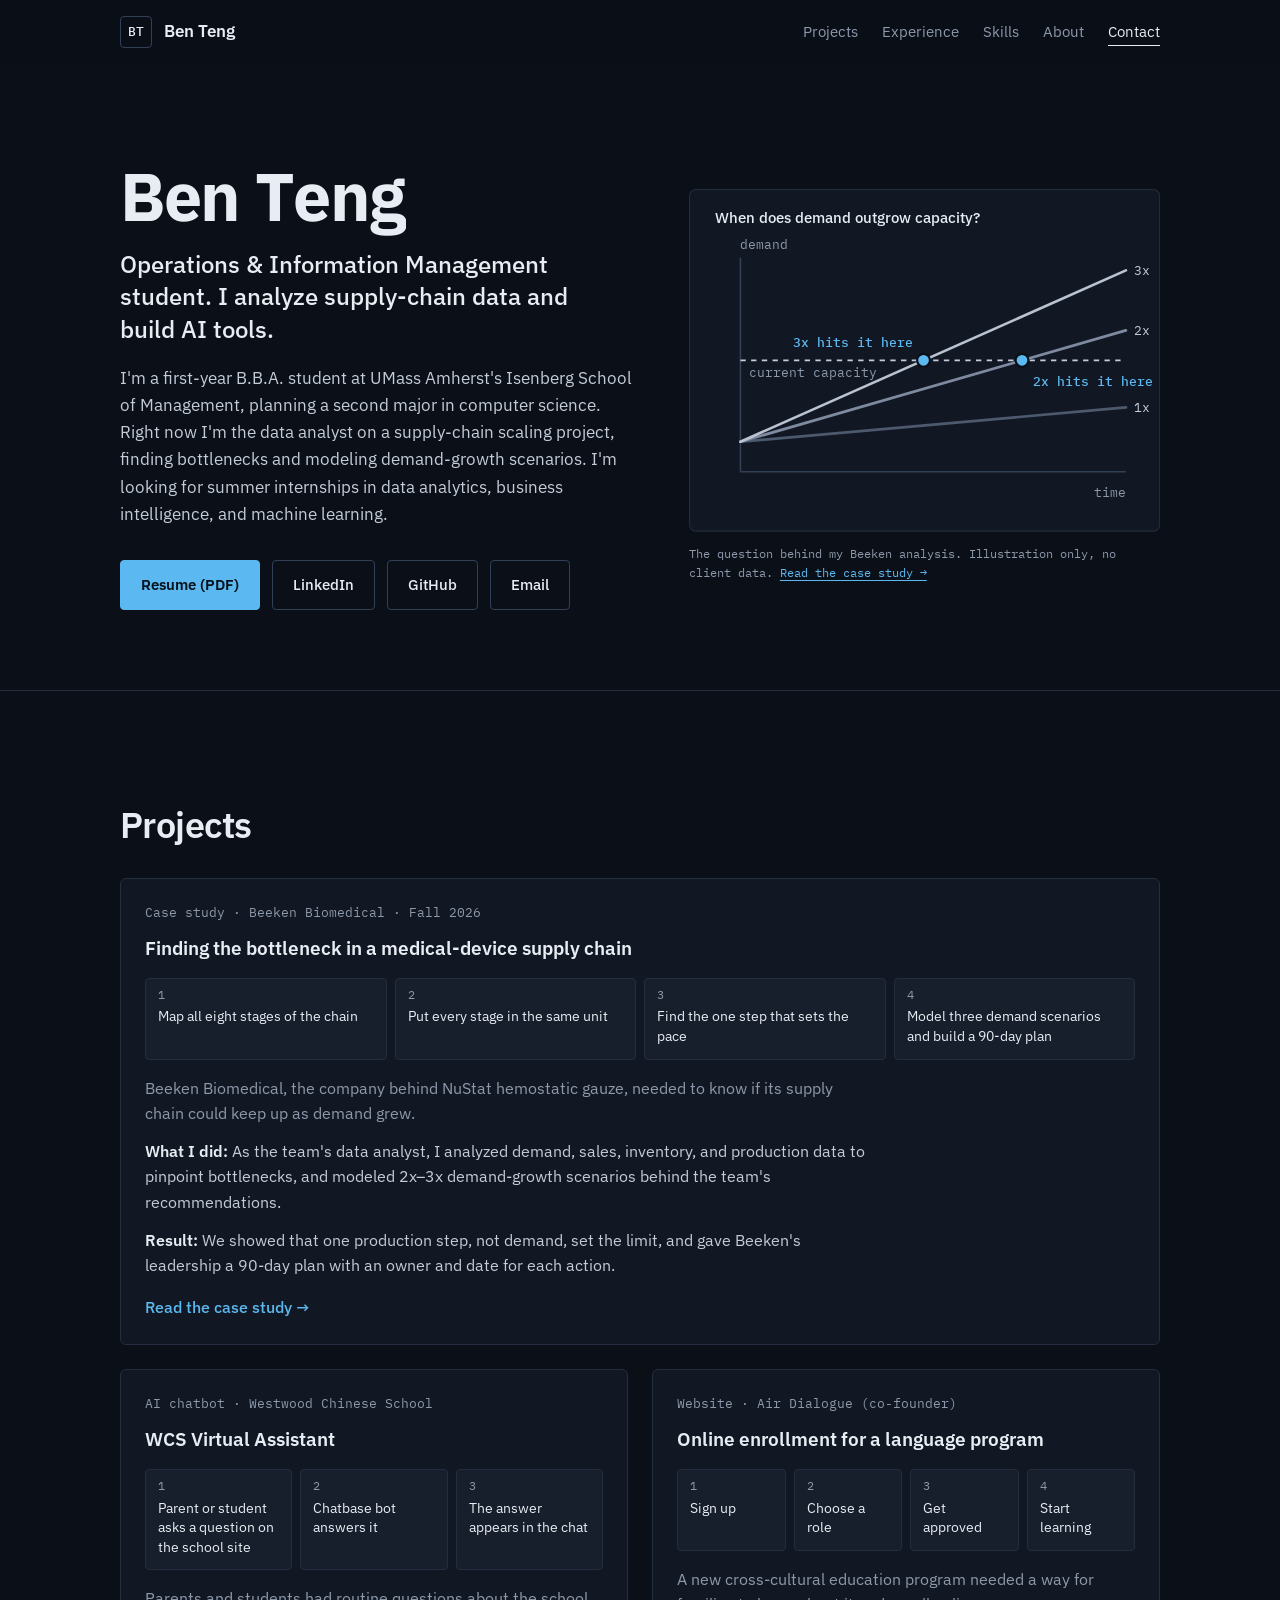
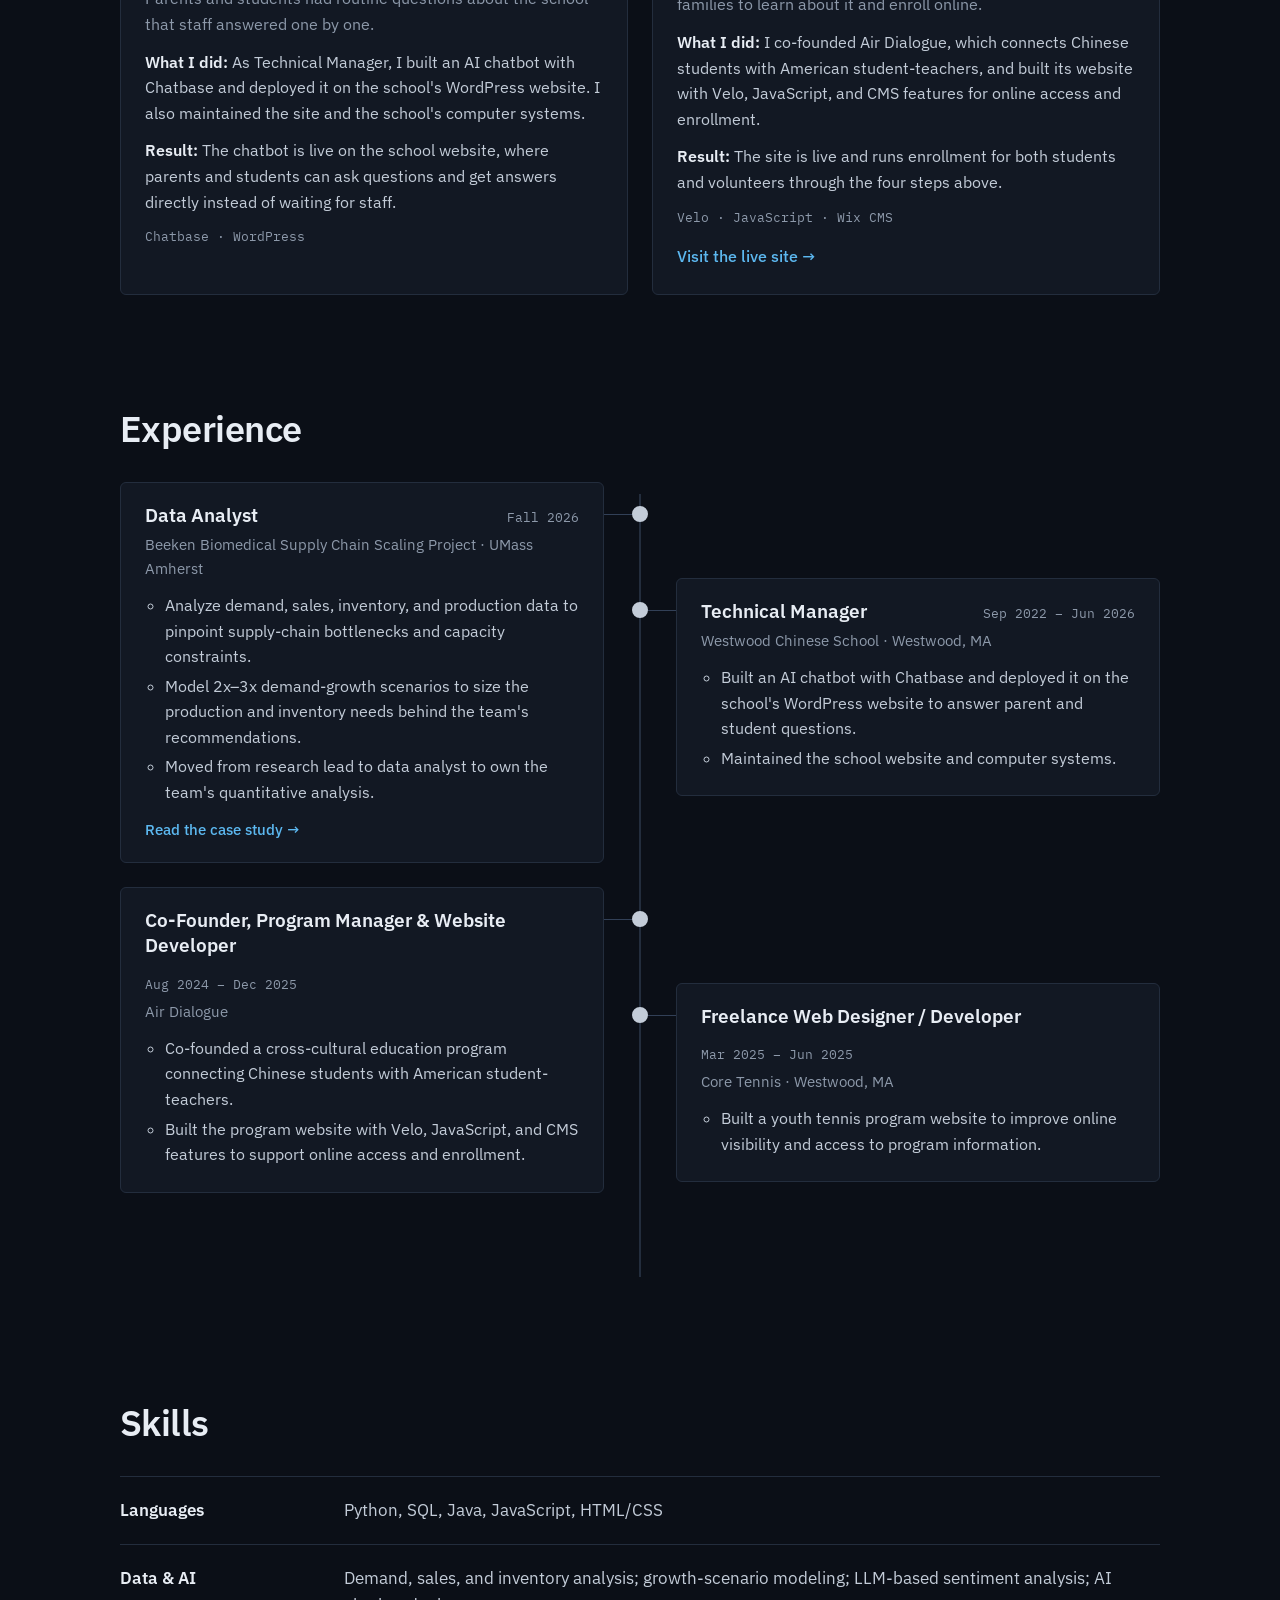
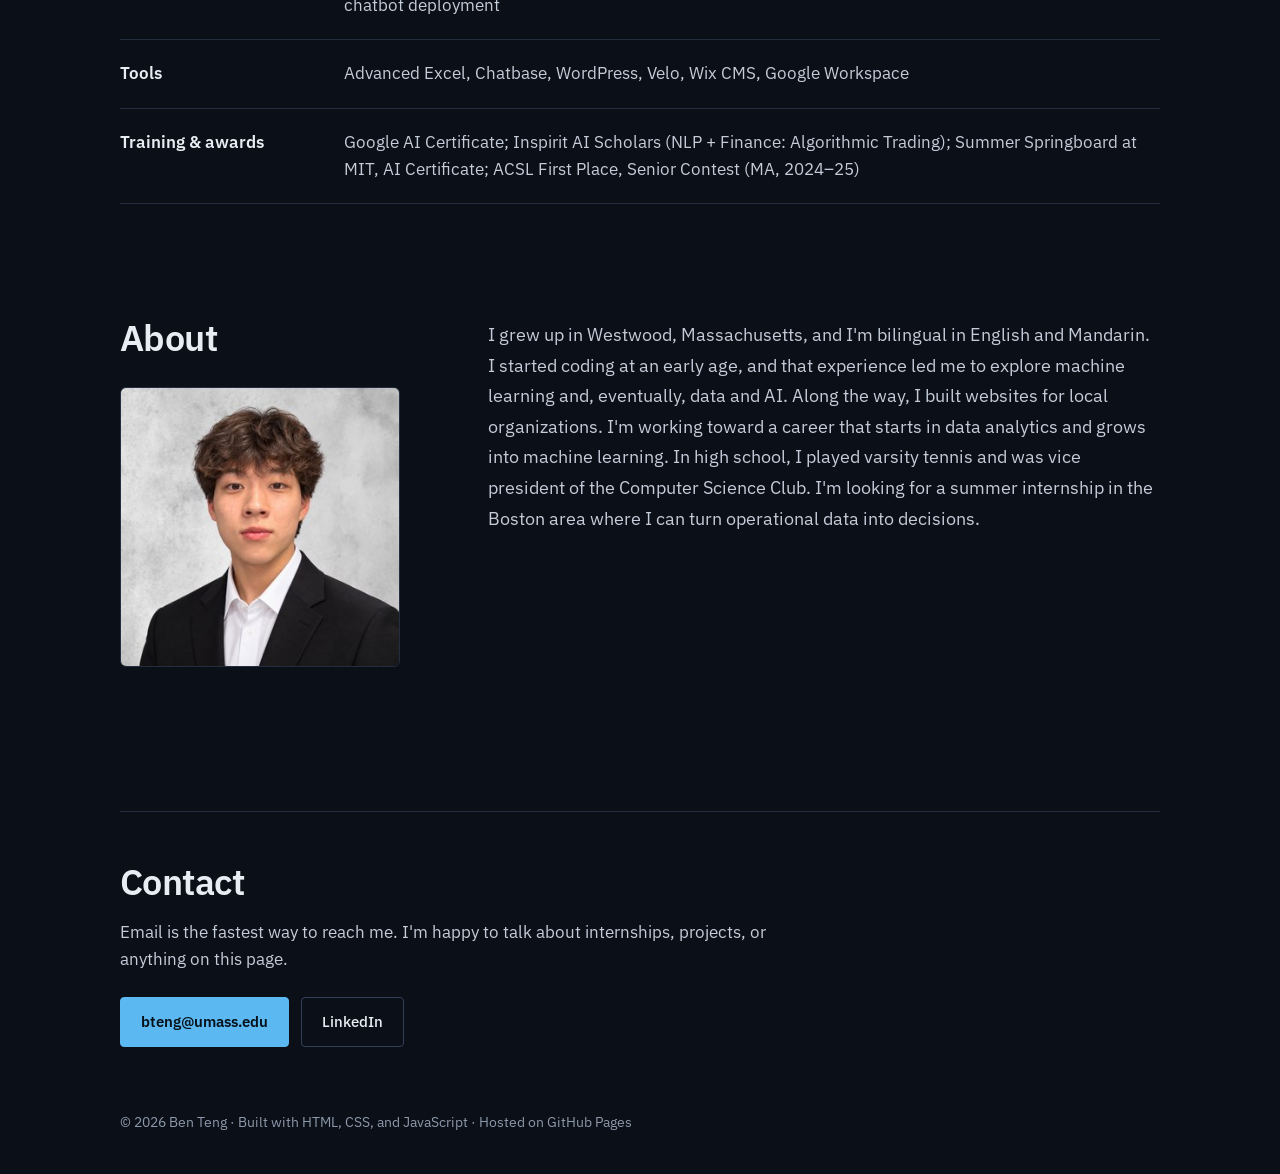
<file: index.html>
<!DOCTYPE html>
<html lang="en">
<head>
  <meta charset="UTF-8">
  <meta name="viewport" content="width=device-width, initial-scale=1.0">
  <title>Ben Teng | Data &amp; AI Portfolio</title>
  <meta name="description" content="Ben Teng, Operations & Information Management student at UMass Amherst. I analyze supply-chain data and build AI tools. Seeking data analytics, BI, and ML internships.">
  <meta name="theme-color" content="#0b0f17">
  <link rel="canonical" href="https://benteng30.github.io/">
  <link rel="icon" href="favicon.svg" type="image/svg+xml">
  <link rel="icon" href="favicon-32.png" sizes="32x32" type="image/png">
  <link rel="apple-touch-icon" href="apple-touch-icon.png">
  <!-- Link preview (LinkedIn, iMessage, Slack, etc.) -->
  <meta property="og:type" content="website">
  <meta property="og:url" content="https://benteng30.github.io/">
  <meta property="og:title" content="Ben Teng | Data &amp; AI Portfolio">
  <meta property="og:description" content="Operations & Information Management student at UMass Amherst. I analyze supply-chain data and build AI tools.">
  <meta property="og:image" content="https://benteng30.github.io/img/og-image.jpg?v=2">
  <meta property="og:image:width" content="1200">
  <meta property="og:image:height" content="630">
  <meta property="og:image:alt" content="Ben Teng, Operations & Information Management student who analyzes supply-chain data and builds AI tools">
  <meta name="twitter:card" content="summary_large_image">
  <meta name="twitter:title" content="Ben Teng | Data &amp; AI Portfolio">
  <meta name="twitter:description" content="OIM student at UMass Amherst. I analyze supply-chain data and build AI tools.">
  <meta name="twitter:image" content="https://benteng30.github.io/img/og-image.jpg?v=2">
  <!-- Fonts: IBM Plex Sans for text, IBM Plex Mono for data labels -->
  <link rel="preconnect" href="https://fonts.googleapis.com">
  <link rel="preconnect" href="https://fonts.gstatic.com" crossorigin>
  <link rel="stylesheet" href="https://fonts.googleapis.com/css2?family=IBM+Plex+Mono:wght@400;500&family=IBM+Plex+Sans:wght@400;500;600;700&display=swap">
  <script>document.documentElement.classList.add('js');if('scrollRestoration' in history)history.scrollRestoration='manual';</script>
  <link rel="stylesheet" href="styles.css?v=9">
  <script src="script.js?v=8" defer></script>
</head>
<body>
  <a class="skip-link" href="#main">Skip to content</a>
  <div class="progress" aria-hidden="true"><span></span></div>

  <header class="site-header">
    <nav class="nav container" aria-label="Main">
      <a class="nav-name" href="#top"><span class="logo-mark" aria-hidden="true">BT</span>Ben Teng</a>
      <ul class="nav-links">
        <li><a href="#projects">Projects</a></li>
        <li><a href="#experience">Experience</a></li>
        <li><a href="#skills">Skills</a></li>
        <li><a href="#about">About</a></li>
        <li><a href="#contact">Contact</a></li>
      </ul>
    </nav>
  </header>

  <main id="main" tabindex="-1">
    <!-- ========== HERO ========== -->
    <section class="hero" id="top">
      <div class="container hero-grid">
        <div class="hero-text">
          <h1 class="split-chars">Ben Teng</h1>
          <p class="headline split-words">Operations &amp; Information Management student. I analyze supply-chain data and build AI tools.</p>
          <p class="lead reveal">
            I'm a first-year B.B.A. student at UMass Amherst's Isenberg School of Management,
            planning a second major in computer science. Right now I'm the data analyst on a supply-chain
            scaling project, finding bottlenecks and modeling demand-growth scenarios. I'm looking for summer
            internships in data analytics, business intelligence, and machine learning.
          </p>
          <div class="button-row reveal">
            <a class="btn btn-primary" href="resume/Ben_Teng_Resume.pdf" target="_blank" rel="noopener">Resume (PDF)</a>
            <a class="btn" href="https://www.linkedin.com/in/ben-teng-31b1a333a/" target="_blank" rel="noopener">LinkedIn</a>
            <a class="btn" href="https://github.com/benteng30" target="_blank" rel="noopener">GitHub</a>
            <a class="btn" href="mailto:bteng@umass.edu">Email</a>
          </div>
        </div>

        <!-- Hero figure: the question behind my Beeken work (illustration, no client data) -->
        <figure class="hero-art reveal" data-anim="none">
          <svg viewBox="0 0 440 320" xmlns="http://www.w3.org/2000/svg" role="img" aria-labelledby="chart-title chart-desc">
            <title id="chart-title">When does demand outgrow capacity?</title>
            <desc id="chart-desc">Illustrative chart. Three demand scenarios, 1x, 2x and 3x, rise over time. A dashed line marks current capacity. The 3x scenario crosses capacity first and the 2x scenario crosses later; the 1x scenario stays below it.</desc>
            <rect x="0.5" y="0.5" width="439" height="319" rx="6" class="art-panel"/>
            <text x="24" y="32" class="chart-title">When does demand outgrow capacity?</text>
            <line x1="48" y1="264" x2="408" y2="264" class="axis"/>
            <line x1="48" y1="64" x2="48" y2="264" class="axis"/>
            <text x="408" y="288" class="axis-label" text-anchor="end">time</text>
            <text x="48" y="56" class="axis-label" text-anchor="start">demand</text>

            <line x1="48" y1="160" x2="408" y2="160" class="capacity"/>
            <text x="56" y="176" class="cap-label">current capacity</text>

            <path class="scen s1" pathLength="1" d="M48 236 L408 204"/>
            <path class="scen s2" pathLength="1" d="M48 236 L408 132"/>
            <path class="scen s3" pathLength="1" d="M48 236 L408 76"/>
            <text x="416" y="208" class="end-label">1x</text>
            <text x="416" y="136" class="end-label">2x</text>
            <text x="416" y="80" class="end-label">3x</text>

            <g class="hit h3"><circle cx="219" cy="160" r="6"/><text x="209" y="148" text-anchor="end">3x hits it here</text></g>
            <g class="hit h2"><circle cx="311" cy="160" r="6"/><text x="321" y="184" text-anchor="start">2x hits it here</text></g>
          </svg>
          <figcaption>The question behind my Beeken analysis. Illustration only, no client data. <a href="beeken.html">Read the case study →</a></figcaption>
        </figure>
      </div>
    </section>

    <!-- ========== PROJECTS ========== -->
    <section class="section container" id="projects" aria-labelledby="projects-title">
      <div class="section-head reveal" data-anim="none">
        <h2 id="projects-title" class="mask">Projects</h2>
      </div>

      <div class="cards" data-stagger>
        <article class="card card-feature reveal" data-anim="up">
          <div class="card-body">
            <p class="card-tag">Case study · Beeken Biomedical · Fall 2026</p>
            <h3>Finding the bottleneck in a medical-device supply chain</h3>
            <ol class="flow" aria-label="How the analysis worked">
              <li>Map all eight stages of the chain</li>
              <li>Put every stage in the same unit</li>
              <li>Find the one step that sets the pace</li>
              <li>Model three demand scenarios and build a 90-day plan</li>
            </ol>
            <p class="problem">Beeken Biomedical, the company behind NuStat hemostatic gauze, needed to know if its supply chain could keep up as demand grew.</p>
            <p><strong>What I did:</strong> As the team's data analyst, I analyzed demand, sales, inventory, and production data to pinpoint bottlenecks, and modeled 2x–3x demand-growth scenarios behind the team's recommendations.</p>
            <p><strong>Result:</strong> We showed that one production step, not demand, set the limit, and gave Beeken's leadership a 90-day plan with an owner and date for each action.</p>
            <p class="links"><a href="beeken.html">Read the case study <span aria-hidden="true">→</span></a></p>
          </div>
        </article>

        <article class="card reveal" data-anim="from-left">
          <div class="card-body">
            <p class="card-tag">AI chatbot · Westwood Chinese School</p>
            <h3>WCS Virtual Assistant</h3>
            <ol class="flow" aria-label="How the chatbot works">
              <li>Parent or student asks a question on the school site</li>
              <li>Chatbase bot answers it</li>
              <li>The answer appears in the chat</li>
            </ol>
            <p class="problem">Parents and students had routine questions about the school that staff answered one by one.</p>
            <p><strong>What I did:</strong> As Technical Manager, I built an AI chatbot with Chatbase and deployed it on the school's WordPress website. I also maintained the site and the school's computer systems.</p>
            <p><strong>Result:</strong> The chatbot is live on the school website, where parents and students can ask questions and get answers directly instead of waiting for staff.</p>
            <p class="tags">Chatbase · WordPress</p>
          </div>
        </article>

        <article class="card reveal" data-anim="from-right">
          <div class="card-body">
            <p class="card-tag">Website · Air Dialogue (co-founder)</p>
            <h3>Online enrollment for a language program</h3>
            <ol class="flow flow-4" aria-label="Enrollment steps on the site">
              <li>Sign up</li>
              <li>Choose a role</li>
              <li>Get approved</li>
              <li>Start learning</li>
            </ol>
            <p class="problem">A new cross-cultural education program needed a way for families to learn about it and enroll online.</p>
            <p><strong>What I did:</strong> I co-founded Air Dialogue, which connects Chinese students with American student-teachers, and built its website with Velo, JavaScript, and CMS features for online access and enrollment.</p>
            <p><strong>Result:</strong> The site is live and runs enrollment for both students and volunteers through the four steps above.</p>
            <p class="tags">Velo · JavaScript · Wix CMS</p>
            <p class="links"><a href="https://www.airdialogue.com/" target="_blank" rel="noopener">Visit the live site <span aria-hidden="true">→</span></a></p>
          </div>
        </article>

        <!--
          TEMPLATE for your next project. Copy this block above this comment and fill it in.

        <article class="card reveal" data-anim="from-left">
          <div class="card-body">
            <p class="card-tag">Forecasting · Python</p>
            <h3>What the project found, in plain words</h3>
            <p class="problem">One sentence on the question you answered.</p>
            <p><strong>What I did:</strong> One or two sentences.</p>
            <p><strong>Result:</strong> The finding, with a real number.</p>
            <p class="tags">Python · pandas · scikit-learn</p>
            <p class="links"><a href="https://github.com/benteng30/REPO" target="_blank" rel="noopener">Code on GitHub →</a></p>
          </div>
        </article>
        -->
      </div>
    </section>

    <!-- ========== EXPERIENCE ========== -->
    <section class="section container" id="experience" aria-labelledby="experience-title">
      <div class="section-head reveal" data-anim="none">
        <h2 id="experience-title" class="mask">Experience</h2>
      </div>

      <ol class="timeline zigzag">
        <li class="job reveal" data-anim="from-left">
          <div class="job-card">
            <div class="job-head">
              <h3>Data Analyst</h3>
              <p class="meta">Fall 2026</p>
            </div>
            <p class="org">Beeken Biomedical Supply Chain Scaling Project · UMass Amherst</p>
            <ul>
              <li>Analyze demand, sales, inventory, and production data to pinpoint supply-chain bottlenecks and capacity constraints.</li>
              <li>Model 2x–3x demand-growth scenarios to size the production and inventory needs behind the team's recommendations.</li>
              <li>Moved from research lead to data analyst to own the team's quantitative analysis.</li>
            </ul>
            <p class="job-link"><a href="beeken.html">Read the case study <span aria-hidden="true">→</span></a></p>
          </div>
        </li>

        <li class="job reveal" data-anim="from-right">
          <div class="job-card">
            <div class="job-head">
              <h3>Technical Manager</h3>
              <p class="meta">Sep 2022 – Jun 2026</p>
            </div>
            <p class="org">Westwood Chinese School · Westwood, MA</p>
            <ul>
              <li>Built an AI chatbot with Chatbase and deployed it on the school's WordPress website to answer parent and student questions.</li>
              <li>Maintained the school website and computer systems.</li>
            </ul>
          </div>
        </li>

        <li class="job reveal" data-anim="from-left">
          <div class="job-card">
            <div class="job-head">
              <h3>Co-Founder, Program Manager &amp; Website Developer</h3>
              <p class="meta">Aug 2024 – Dec 2025</p>
            </div>
            <p class="org">Air Dialogue</p>
            <ul>
              <li>Co-founded a cross-cultural education program connecting Chinese students with American student-teachers.</li>
              <li>Built the program website with Velo, JavaScript, and CMS features to support online access and enrollment.</li>
            </ul>
          </div>
        </li>

        <li class="job reveal" data-anim="from-right">
          <div class="job-card">
            <div class="job-head">
              <h3>Freelance Web Designer / Developer</h3>
              <p class="meta">Mar 2025 – Jun 2025</p>
            </div>
            <p class="org">Core Tennis · Westwood, MA</p>
            <ul>
              <li>Built a youth tennis program website to improve online visibility and access to program information.</li>
            </ul>
          </div>
        </li>
      </ol>
    </section>

    <!-- ========== SKILLS ========== -->
    <section class="section container" id="skills" aria-labelledby="skills-title">
      <div class="section-head reveal" data-anim="none">
        <h2 id="skills-title" class="mask">Skills</h2>
      </div>
      <dl class="skill-list" data-stagger>
        <div class="skill-row reveal" data-anim="left">
          <dt>Languages</dt>
          <dd>Python, SQL, Java, JavaScript, HTML/CSS</dd>
        </div>
        <div class="skill-row reveal" data-anim="left">
          <dt>Data &amp; AI</dt>
          <dd>Demand, sales, and inventory analysis; growth-scenario modeling; LLM-based sentiment analysis; AI chatbot deployment</dd>
        </div>
        <div class="skill-row reveal" data-anim="left">
          <dt>Tools</dt>
          <dd>Advanced Excel, Chatbase, WordPress, Velo, Wix CMS, Google Workspace</dd>
        </div>
        <div class="skill-row reveal" data-anim="left">
          <dt>Training &amp; awards</dt>
          <dd>Google AI Certificate; Inspirit AI Scholars (NLP + Finance: Algorithmic Trading); Summer Springboard at MIT, AI Certificate; ACSL First Place, Senior Contest (MA, 2024–25)</dd>
        </div>
      </dl>
    </section>

    <!-- ========== ABOUT ========== -->
    <section class="section container" id="about" aria-labelledby="about-title">
      <div class="about-grid">
        <div class="section-head reveal" data-anim="none">
          <h2 id="about-title" class="mask">About</h2>
          <figure class="headshot reveal" data-anim="up">
            <img src="img/headshot.jpg" srcset="img/headshot-320.jpg 320w, img/headshot.jpg 640w" sizes="(max-width: 820px) 200px, 280px" width="640" height="640" alt="Headshot of Ben Teng in a dark suit jacket and white shirt" loading="lazy" decoding="async">
          </figure>
        </div>
        <p class="prose reveal" data-anim="wipe">
          I grew up in Westwood, Massachusetts, and I'm bilingual in English and Mandarin.
          I started coding at an early age, and that experience led me to explore machine learning and,
          eventually, data and AI. Along the way, I built websites for local organizations. I'm working toward
          a career that starts in data analytics and grows into machine learning. In high school, I played
          varsity tennis and was vice president of the Computer Science Club. I'm looking for a summer
          internship in the Boston area where I can turn operational data into decisions.
        </p>
      </div>
    </section>

    <!-- ========== CONTACT ========== -->
    <section class="section container" id="contact" aria-labelledby="contact-title">
      <div class="contact reveal" data-anim="up">
        <h2 id="contact-title" class="mask">Contact</h2>
        <p class="prose">Email is the fastest way to reach me. I'm happy to talk about internships, projects, or anything on this page.</p>
        <div class="button-row">
          <a class="btn btn-primary" href="mailto:bteng@umass.edu">bteng@umass.edu</a>
          <a class="btn" href="https://www.linkedin.com/in/ben-teng-31b1a333a/" target="_blank" rel="noopener">LinkedIn</a>
        </div>
      </div>
    </section>
  </main>

  <footer class="site-footer container">
    <p>© 2026 Ben Teng · Built with HTML, CSS, and JavaScript · Hosted on GitHub Pages</p>
  </footer>
</body>
</html>
</file>
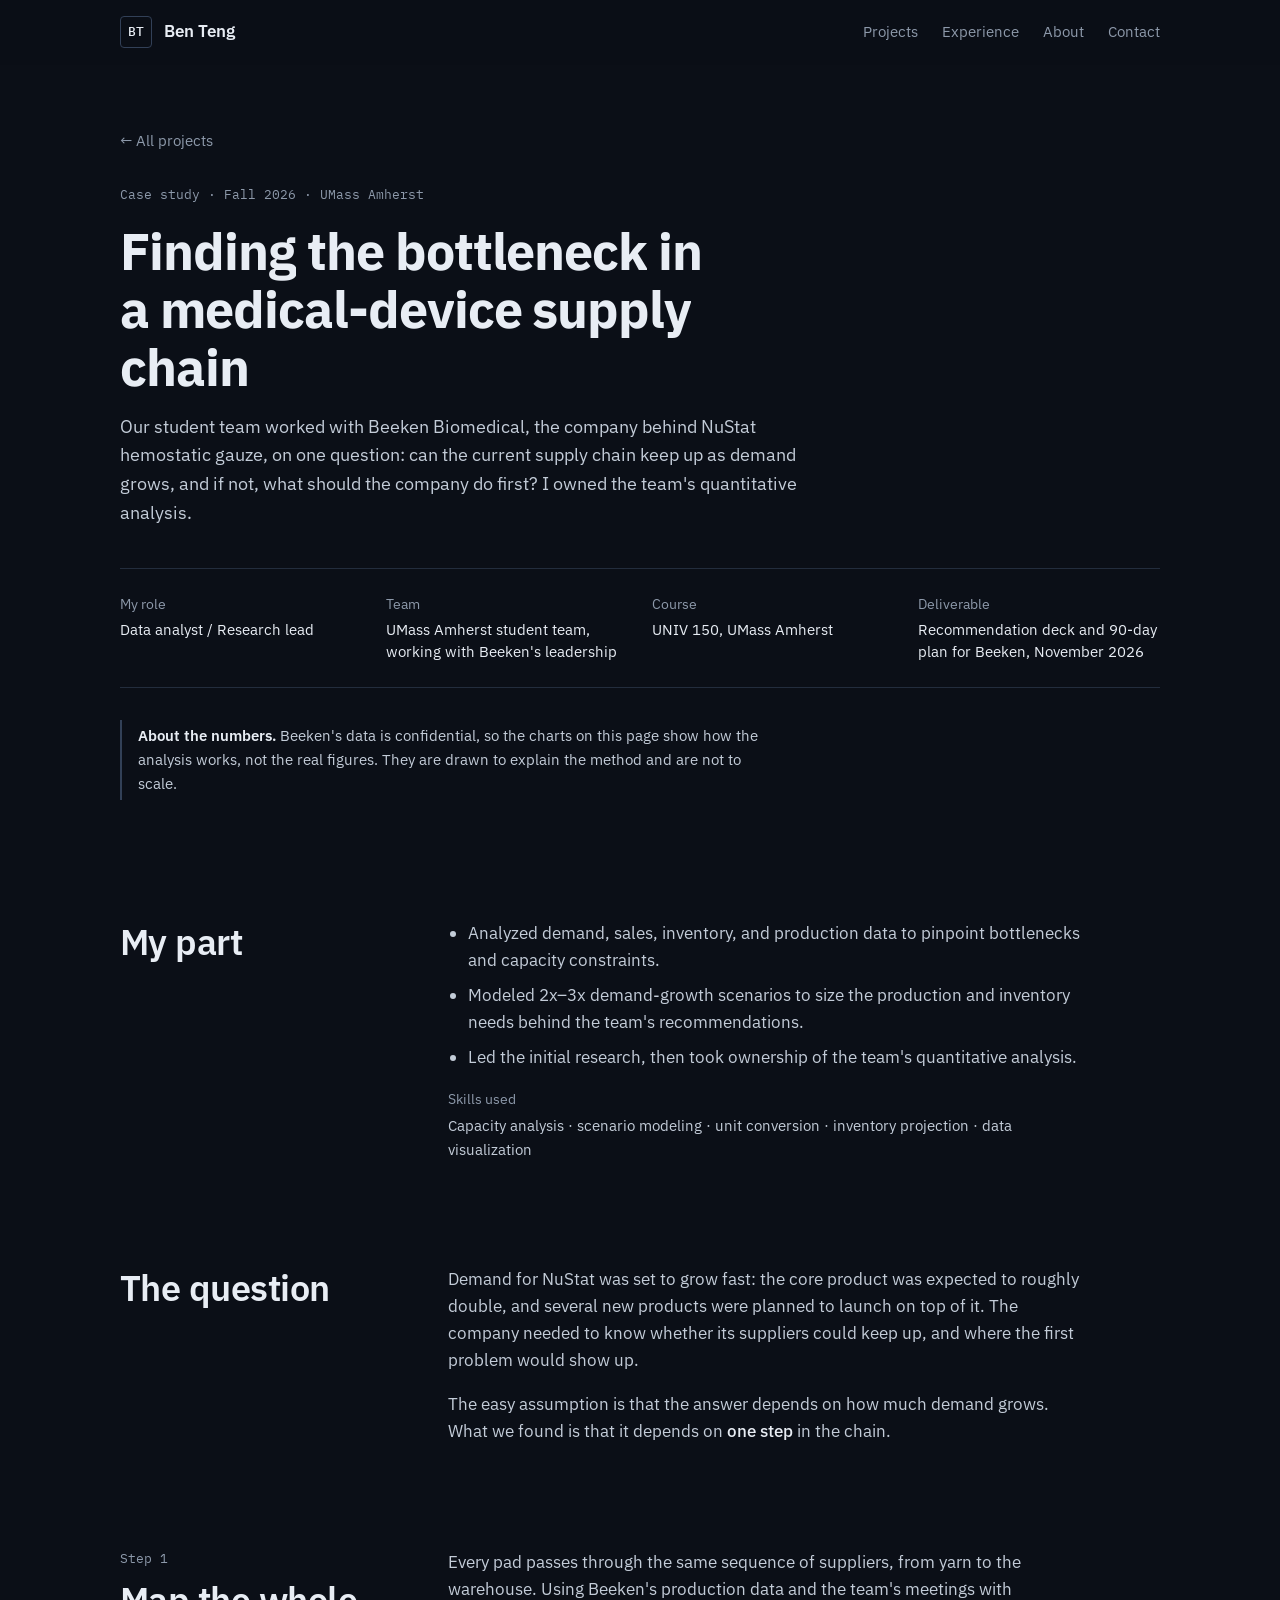
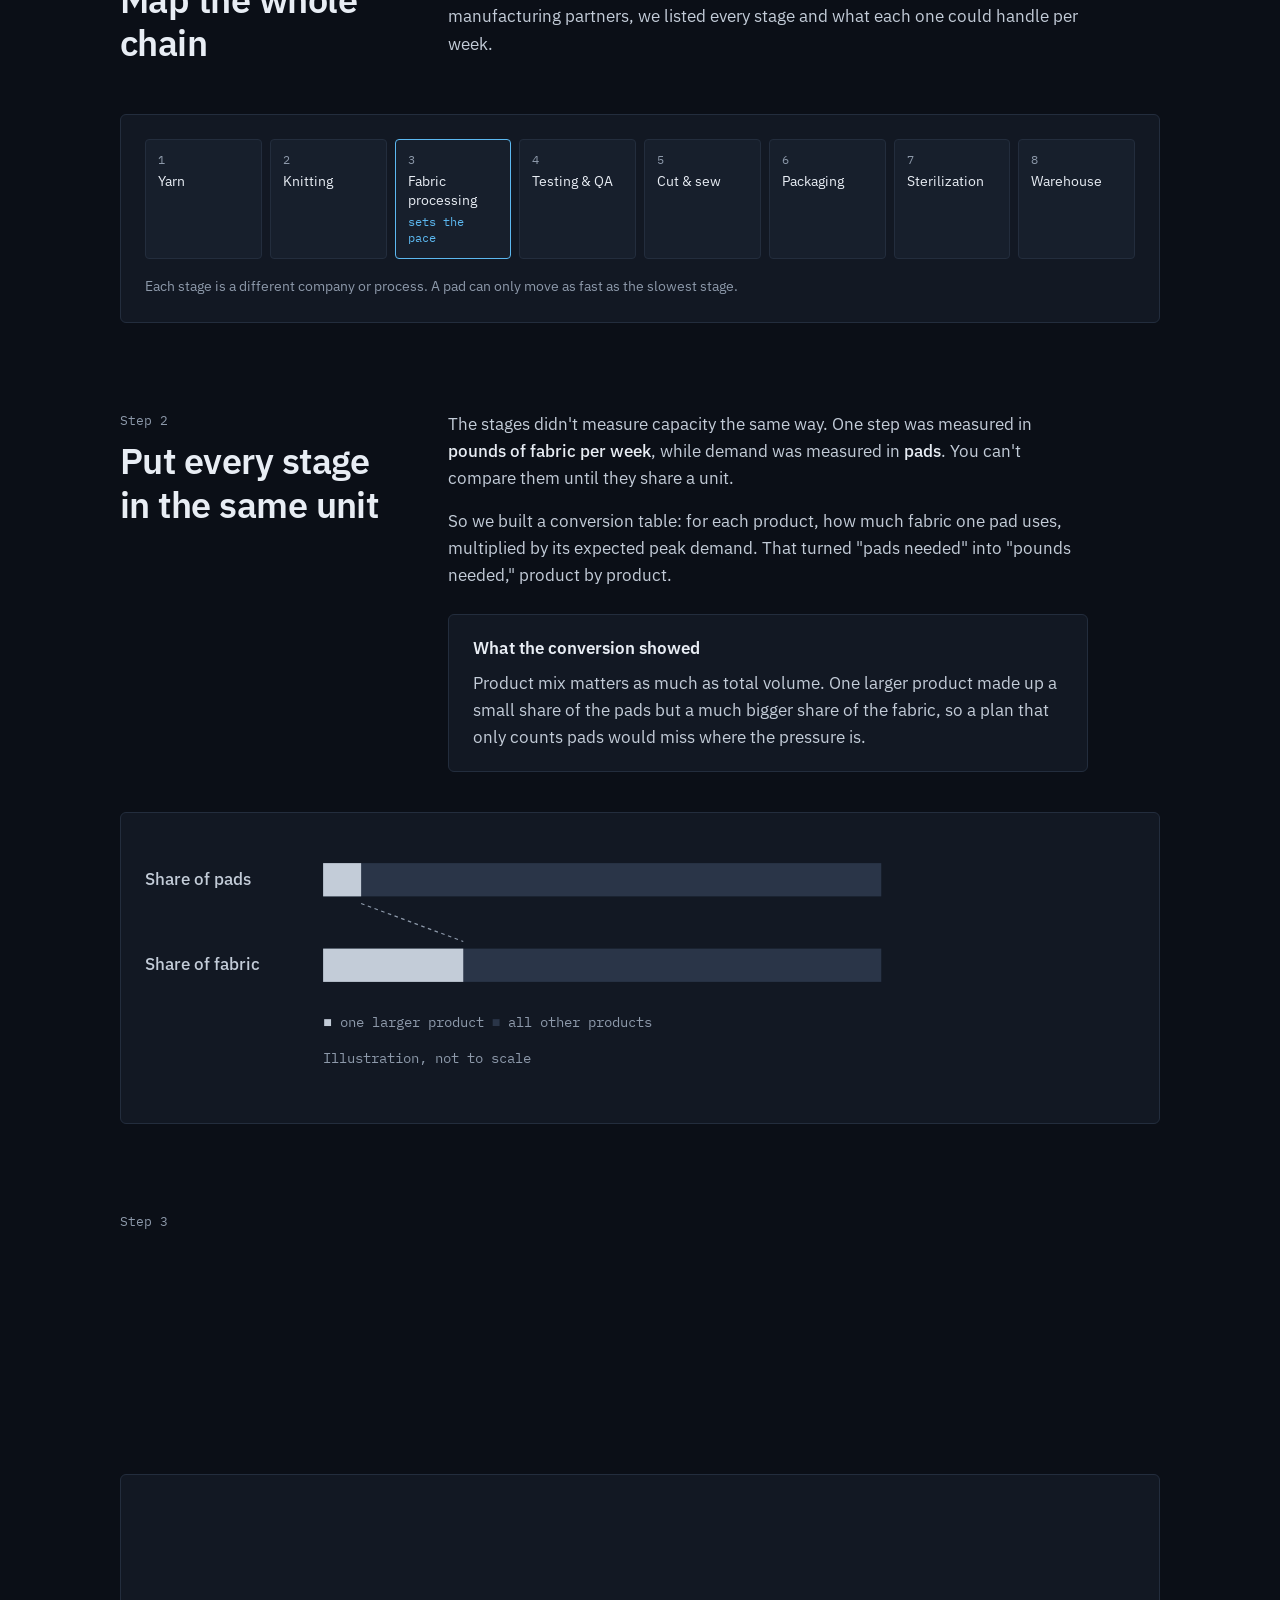
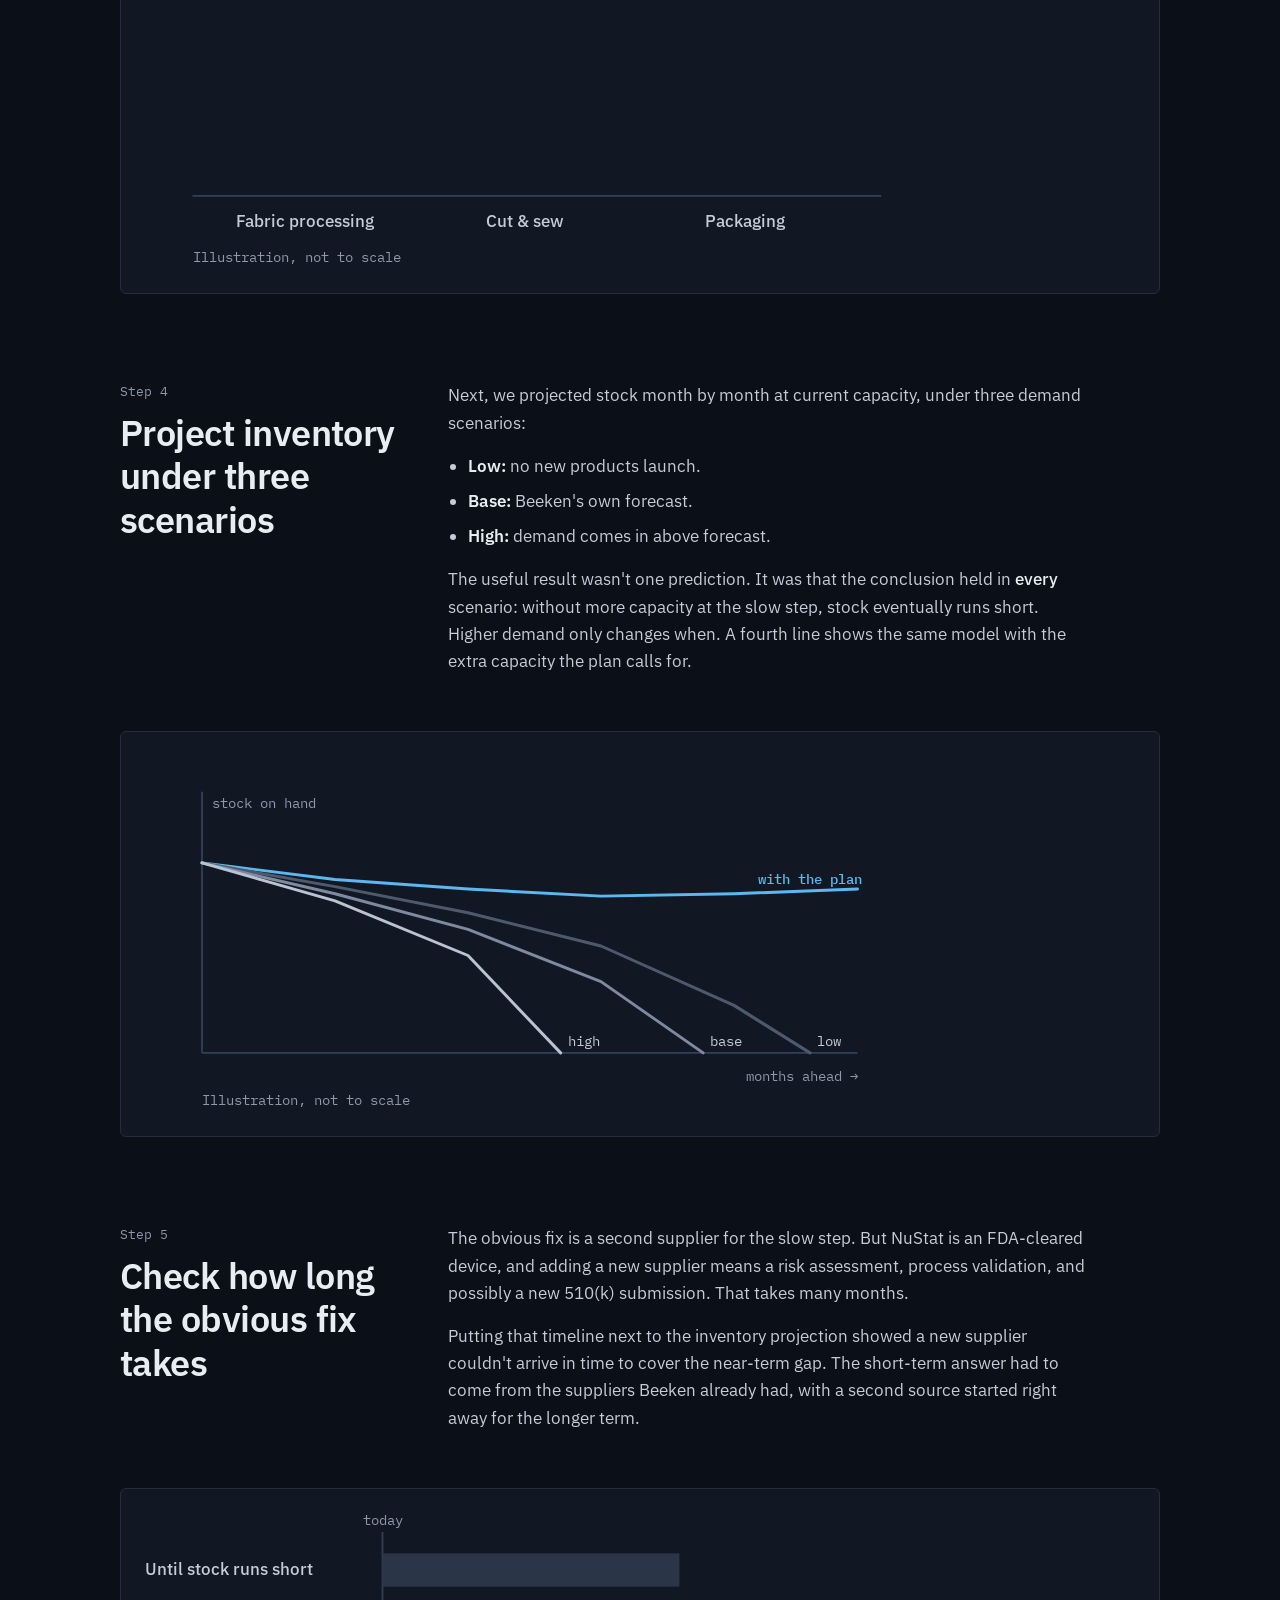
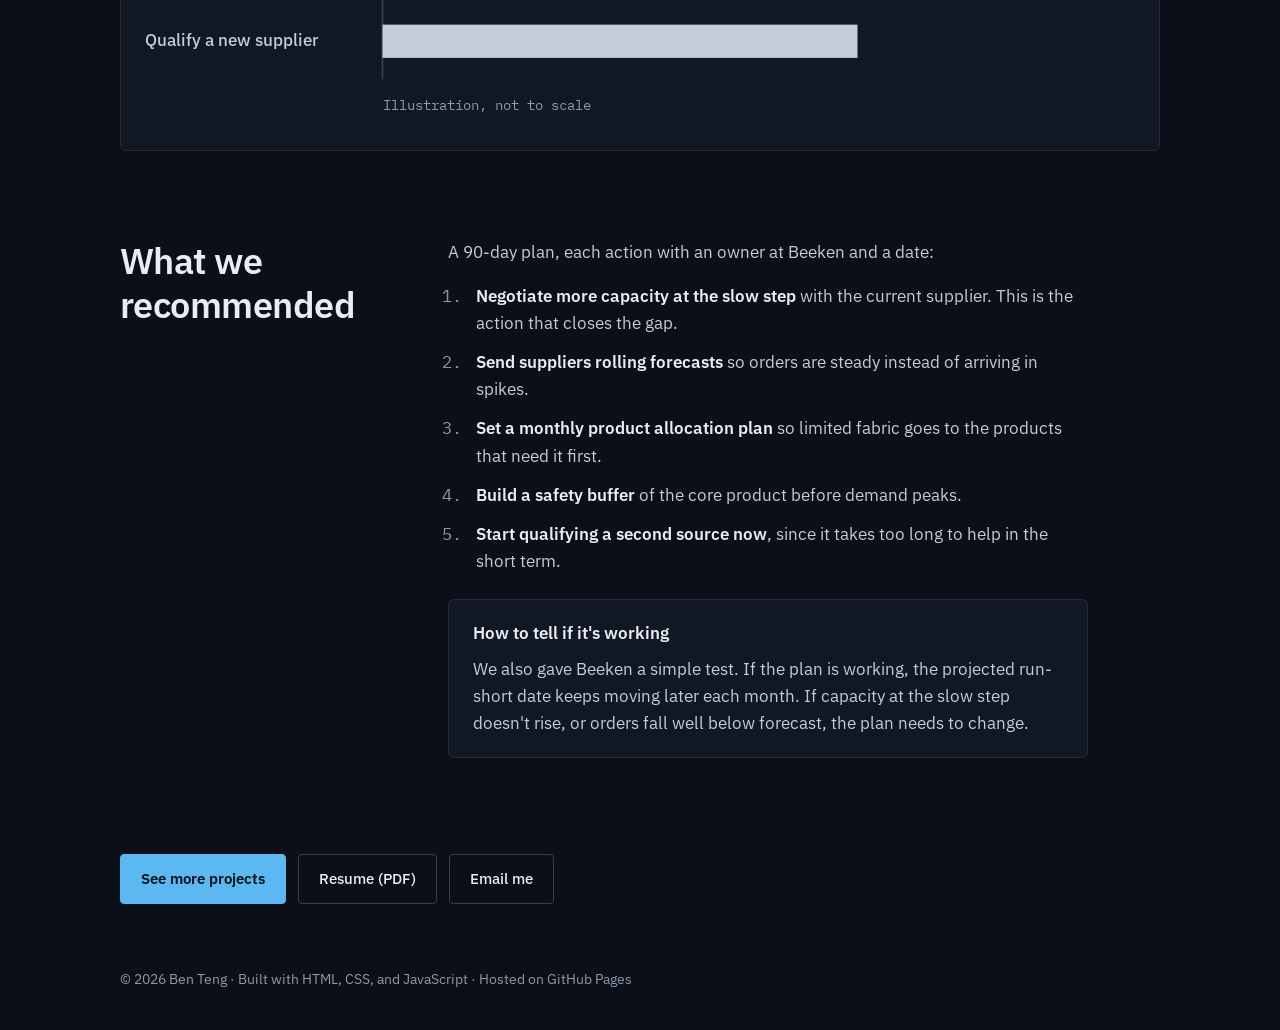
<file: beeken.html>
<!DOCTYPE html>
<html lang="en">
<head>
  <meta charset="UTF-8">
  <meta name="viewport" content="width=device-width, initial-scale=1.0">
  <title>Finding the Bottleneck in a Medical-Device Supply Chain | Ben Teng</title>
  <meta name="description" content="Case study: how our UMass Amherst team mapped Beeken Biomedical's supply chain, found the step that limits output, modeled demand scenarios, and built a 90-day plan.">
  <meta name="theme-color" content="#0b0f17">
  <link rel="canonical" href="https://benteng30.github.io/beeken.html">
  <link rel="icon" href="favicon.svg" type="image/svg+xml">
  <link rel="icon" href="favicon-32.png" sizes="32x32" type="image/png">
  <link rel="apple-touch-icon" href="apple-touch-icon.png">
  <meta property="og:type" content="article">
  <meta property="og:url" content="https://benteng30.github.io/beeken.html">
  <meta property="og:title" content="Finding the bottleneck in a medical-device supply chain">
  <meta property="og:description" content="Case study by Ben Teng: capacity analysis, demand scenarios, and a 90-day plan for Beeken Biomedical.">
  <meta property="og:image" content="https://benteng30.github.io/img/og-image.jpg?v=2">
  <meta name="twitter:card" content="summary_large_image">
  <link rel="preconnect" href="https://fonts.googleapis.com">
  <link rel="preconnect" href="https://fonts.gstatic.com" crossorigin>
  <link rel="stylesheet" href="https://fonts.googleapis.com/css2?family=IBM+Plex+Mono:wght@400;500&family=IBM+Plex+Sans:wght@400;500;600;700&display=swap">
  <script>document.documentElement.classList.add('js');if('scrollRestoration' in history)history.scrollRestoration='manual';</script>
  <link rel="stylesheet" href="styles.css?v=9">
  <script src="script.js?v=8" defer></script>
</head>
<body class="case">
  <a class="skip-link" href="#main">Skip to content</a>
  <div class="progress" aria-hidden="true"><span></span></div>

  <header class="site-header">
    <nav class="nav container" aria-label="Main">
      <a class="nav-name" href="index.html"><span class="logo-mark" aria-hidden="true">BT</span>Ben Teng</a>
      <ul class="nav-links">
        <li><a href="index.html#projects">Projects</a></li>
        <li><a href="index.html#experience">Experience</a></li>
        <li><a href="index.html#about">About</a></li>
        <li><a href="index.html#contact">Contact</a></li>
      </ul>
    </nav>
  </header>

  <main id="main" tabindex="-1">
    <article>
      <!-- ========== HEADER ========== -->
      <header class="case-hero container">
        <p class="back reveal"><a href="index.html#projects"><span aria-hidden="true">←</span> All projects</a></p>
        <p class="case-meta reveal">Case study · Fall 2026 · UMass Amherst</p>
        <h1 class="split-chars case-title">Finding the bottleneck in a medical-device supply chain</h1>
        <p class="lead reveal">
          Our student team worked with Beeken Biomedical, the company behind NuStat hemostatic gauze, on one question:
          can the current supply chain keep up as demand grows, and if not, what should the company do first?
          I owned the team's quantitative analysis.
        </p>

        <dl class="case-facts reveal">
          <div><dt>My role</dt><dd>Data analyst / Research lead</dd></div>
          <div><dt>Team</dt><dd>UMass Amherst student team, working with Beeken's leadership</dd></div>
          <div><dt>Course</dt><dd>UNIV 150, UMass Amherst</dd></div>
          <div><dt>Deliverable</dt><dd>Recommendation deck and 90-day plan for Beeken, November 2026</dd></div>
        </dl>

        <p class="note reveal">
          <strong>About the numbers.</strong> Beeken's data is confidential, so the charts on this page show
          how the analysis works, not the real figures. They are drawn to explain the method and are not to scale.
        </p>
      </header>

      <!-- ========== MY PART ========== -->
      <section class="case-section container" aria-labelledby="me-title">
        <div class="case-grid">
          <div class="section-head reveal" data-anim="none">
            <h2 id="me-title" class="mask">My part</h2>
          </div>
          <div class="case-body">
            <ul class="plain-list reveal">
              <li>Analyzed demand, sales, inventory, and production data to pinpoint bottlenecks and capacity constraints.</li>
              <li>Modeled 2x–3x demand-growth scenarios to size the production and inventory needs behind the team's recommendations.</li>
              <li>Led the initial research, then took ownership of the team's quantitative analysis.</li>
            </ul>
            <p class="reveal skills-used"><span>Skills used</span> Capacity analysis · scenario modeling · unit conversion · inventory projection · data visualization</p>
          </div>
        </div>
      </section>

      <!-- ========== THE QUESTION ========== -->
      <section class="case-section container" aria-labelledby="q-title">
        <div class="case-grid">
          <div class="section-head reveal" data-anim="none"><h2 id="q-title" class="mask">The question</h2></div>
          <div class="case-body">
            <p class="reveal">
              Demand for NuStat was set to grow fast: the core product was expected to roughly double, and several
              new products were planned to launch on top of it. The company needed to know whether its suppliers
              could keep up, and where the first problem would show up.
            </p>
            <p class="reveal">
              The easy assumption is that the answer depends on how much demand grows. What we found is that it
              depends on <em>one step</em> in the chain.
            </p>
          </div>
        </div>
      </section>

      <!-- ========== STEP 1 ========== -->
      <section class="case-section container" aria-labelledby="s1-title">
        <div class="case-grid">
          <div class="section-head reveal" data-anim="none">
            <p class="step-num">Step 1</p>
            <h2 id="s1-title" class="mask">Map the whole chain</h2>
          </div>
          <div class="case-body">
            <p class="reveal">
              Every pad passes through the same sequence of suppliers, from yarn to the warehouse. Using Beeken's
              production data and the team's meetings with manufacturing partners, we listed every stage and what
              each one could handle per week.
            </p>
          </div>
        </div>
        <figure class="case-fig chain-fig reveal" data-anim="none">
          <ol class="chain" aria-label="Supply chain stages, in order">
            <li>Yarn</li>
            <li>Knitting</li>
            <li class="is-limit">Fabric processing<span>sets the pace</span></li>
            <li>Testing &amp; QA</li>
            <li>Cut &amp; sew</li>
            <li>Packaging</li>
            <li>Sterilization</li>
            <li>Warehouse</li>
          </ol>
          <figcaption>Each stage is a different company or process. A pad can only move as fast as the slowest stage.</figcaption>
        </figure>
      </section>

      <!-- ========== STEP 2 ========== -->
      <section class="case-section container" aria-labelledby="s2-title">
        <div class="case-grid">
          <div class="section-head reveal" data-anim="none">
            <p class="step-num">Step 2</p>
            <h2 id="s2-title" class="mask">Put every stage in the same unit</h2>
          </div>
          <div class="case-body">
            <p class="reveal">
              The stages didn't measure capacity the same way. One step was measured in <em>pounds of fabric per week</em>,
              while demand was measured in <em>pads</em>. You can't compare them until they share a unit.
            </p>
            <p class="reveal">
              So we built a conversion table: for each product, how much fabric one pad uses, multiplied by its
              expected peak demand. That turned "pads needed" into "pounds needed," product by product.
            </p>
            <div class="callout reveal">
              <p class="callout-label">What the conversion showed</p>
              <p>Product mix matters as much as total volume. One larger product made up a small share of the pads
              but a much bigger share of the fabric, so a plan that only counts pads would miss where the pressure is.</p>
            </div>
          </div>
        </div>
        <figure class="case-fig reveal" data-anim="none">
          <svg viewBox="0 0 640 220" role="img" aria-labelledby="mix-t mix-d" class="mix-chart">
            <title id="mix-t">Share of pads versus share of fabric, illustration</title>
            <desc id="mix-d">Two stacked bars. In the share of pads bar, the larger product is a thin slice. In the share of fabric bar, the same product is a much wider slice.</desc>
            <text x="0" y="40" class="row-label">Share of pads</text>
            <rect x="150" y="22" width="470" height="28" class="seg-base draw-x"/>
            <rect x="150" y="22" width="32" height="28" class="seg-hi draw-x"/>
            <text x="0" y="112" class="row-label">Share of fabric</text>
            <rect x="150" y="94" width="470" height="28" class="seg-base draw-x d2"/>
            <rect x="150" y="94" width="118" height="28" class="seg-hi draw-x d2"/>
            <line x1="182" y1="56" x2="268" y2="88" class="connector"/>
            <text x="150" y="160" class="legend"><tspan class="lg-hi">■</tspan> one larger product   <tspan class="lg-base">■</tspan> all other products</text>
            <text x="150" y="190" class="axis-note">Illustration, not to scale</text>
          </svg>
        </figure>
      </section>

      <!-- ========== STEP 3 ========== -->
      <section class="case-section container" aria-labelledby="s3-title">
        <div class="case-grid">
          <div class="section-head reveal" data-anim="none">
            <p class="step-num">Step 3</p>
            <h2 id="s3-title" class="mask">Find the stage that sets the pace</h2>
          </div>
          <div class="case-body">
            <p class="reveal">
              With everything in pads per week, we compared each stage's capacity to peak demand. Most stages had
              room to spare. One step, fabric processing at a single supplier, could handle only a fraction of what
              peak demand would need.
            </p>
            <p class="reveal">
              That reframed the problem. Adding capacity anywhere else would not help, because every pad still has
              to pass through that one critical step: fabric processing, handled by a single supplier between knitting
              and quality testing, with no quick backup, since qualifying a second supplier takes months.
            </p>
          </div>
        </div>
        <figure class="case-fig reveal" data-anim="none">
          <svg viewBox="0 0 640 312" role="img" aria-labelledby="cap-t cap-d" class="cap-chart">
            <title id="cap-t">Weekly capacity by stage compared with peak demand, illustration</title>
            <desc id="cap-d">Bar chart. A dashed line marks peak demand. Cut and sew and packaging bars rise above the line. The fabric processing bar is far below it.</desc>
            <line x1="40" y1="250" x2="620" y2="250" class="axis"/>
            <rect x="80"  y="200" width="110" height="50"  class="bar bar-limit grow"/>
            <rect x="265" y="40"  width="110" height="210" class="bar grow g2"/>
            <rect x="450" y="70"  width="110" height="180" class="bar grow g3"/>
            <line x1="40" y1="120" x2="620" y2="120" class="demand-line"/>
            <text x="40" y="110" class="demand-label">peak demand</text>
            <text x="135" y="190" text-anchor="middle" class="bar-note">far short</text>
            <text x="135" y="276" text-anchor="middle" class="bar-label">Fabric processing</text>
            <text x="320" y="276" text-anchor="middle" class="bar-label">Cut &amp; sew</text>
            <text x="505" y="276" text-anchor="middle" class="bar-label">Packaging</text>
            <text x="40" y="306" class="axis-note">Illustration, not to scale</text>
          </svg>
        </figure>
      </section>

      <!-- ========== STEP 4 ========== -->
      <section class="case-section container" aria-labelledby="s4-title">
        <div class="case-grid">
          <div class="section-head reveal" data-anim="none">
            <p class="step-num">Step 4</p>
            <h2 id="s4-title" class="mask">Project inventory under three scenarios</h2>
          </div>
          <div class="case-body">
            <p class="reveal">
              Next, we projected stock month by month at current capacity, under three demand scenarios:
            </p>
            <ul class="plain-list reveal">
              <li><strong>Low:</strong> no new products launch.</li>
              <li><strong>Base:</strong> Beeken's own forecast.</li>
              <li><strong>High:</strong> demand comes in above forecast.</li>
            </ul>
            <p class="reveal">
              The useful result wasn't one prediction. It was that the conclusion held in <em>every</em> scenario:
              without more capacity at the slow step, stock eventually runs short. Higher demand only changes when.
              A fourth line shows the same model with the extra capacity the plan calls for.
            </p>
          </div>
        </div>
        <figure class="case-fig reveal" data-anim="none">
          <svg viewBox="0 0 640 300" role="img" aria-labelledby="inv-t inv-d" class="inv-chart">
            <title id="inv-t">Projected inventory under three demand scenarios, illustration</title>
            <desc id="inv-d">Line chart over the coming months. High, base and low demand lines all fall to zero at different times, high first. A fourth line, with added capacity, stays above zero.</desc>
            <line x1="48" y1="250" x2="600" y2="250" class="axis"/>
            <line x1="48" y1="30" x2="48" y2="250" class="axis"/>
            <text x="56" y="44" class="axis-note">stock on hand</text>
            <text x="600" y="274" text-anchor="end" class="axis-note">months ahead →</text>
            <path class="inv plan line-draw" pathLength="1" d="M48 90 L160 104 L272 112 L384 118 L496 116 L600 112"/>
            <path class="inv low line-draw l2" pathLength="1" d="M48 90 L160 110 L272 132 L384 160 L496 210 L560 250"/>
            <path class="inv base line-draw l3" pathLength="1" d="M48 90 L160 116 L272 146 L384 190 L470 250"/>
            <path class="inv high line-draw l4" pathLength="1" d="M48 90 L160 122 L272 168 L350 250"/>
            <g class="inv-labels">
              <text x="604" y="108" class="lbl-plan">with the plan</text>
              <text x="566" y="244" class="lbl">low</text>
              <text x="476" y="244" class="lbl">base</text>
              <text x="356" y="244" class="lbl">high</text>
            </g>
            <text x="48" y="294" class="axis-note">Illustration, not to scale</text>
          </svg>
        </figure>
      </section>

      <!-- ========== STEP 5 ========== -->
      <section class="case-section container" aria-labelledby="s5-title">
        <div class="case-grid">
          <div class="section-head reveal" data-anim="none">
            <p class="step-num">Step 5</p>
            <h2 id="s5-title" class="mask">Check how long the obvious fix takes</h2>
          </div>
          <div class="case-body">
            <p class="reveal">
              The obvious fix is a second supplier for the slow step. But NuStat is an FDA-cleared device, and adding
              a new supplier means a risk assessment, process validation, and possibly a new 510(k) submission. That
              takes many months.
            </p>
            <p class="reveal">
              Putting that timeline next to the inventory projection showed a new supplier couldn't arrive in time
              to cover the near-term gap. The short-term answer had to come from the suppliers Beeken already had,
              with a second source started right away for the longer term.
            </p>
          </div>
        </div>
        <figure class="case-fig reveal" data-anim="none">
          <svg viewBox="0 0 640 180" role="img" aria-labelledby="tl-t tl-d" class="tl-chart">
            <title id="tl-t">Time until stock runs short compared with time to qualify a new supplier, illustration</title>
            <desc id="tl-d">Two horizontal bars starting today. The bar for time until stock runs short is shorter than the bar for qualifying a new supplier.</desc>
            <line x1="200" y1="16" x2="200" y2="140" class="axis"/>
            <text x="200" y="10" text-anchor="middle" class="axis-note">today</text>
            <text x="0" y="52" class="row-label">Until stock runs short</text>
            <rect x="200" y="34" width="250" height="28" class="seg-base draw-x"/>
            <text x="0" y="112" class="row-label">Qualify a new supplier</text>
            <rect x="200" y="94" width="400" height="28" class="seg-hi draw-x d2"/>
            <text x="200" y="166" class="axis-note">Illustration, not to scale</text>
          </svg>
        </figure>
      </section>

      <!-- ========== RECOMMENDATION ========== -->
      <section class="case-section container" aria-labelledby="rec-title">
        <div class="case-grid">
          <div class="section-head reveal" data-anim="none">
            <h2 id="rec-title" class="mask">What we recommended</h2>
          </div>
          <div class="case-body">
            <p class="reveal">A 90-day plan, each action with an owner at Beeken and a date:</p>
            <ol class="plan-list" data-stagger>
              <li class="reveal" data-anim="left"><strong>Negotiate more capacity at the slow step</strong> with the current supplier. This is the action that closes the gap.</li>
              <li class="reveal" data-anim="left"><strong>Send suppliers rolling forecasts</strong> so orders are steady instead of arriving in spikes.</li>
              <li class="reveal" data-anim="left"><strong>Set a monthly product allocation plan</strong> so limited fabric goes to the products that need it first.</li>
              <li class="reveal" data-anim="left"><strong>Build a safety buffer</strong> of the core product before demand peaks.</li>
              <li class="reveal" data-anim="left"><strong>Start qualifying a second source now</strong>, since it takes too long to help in the short term.</li>
            </ol>
            <div class="callout reveal">
              <p class="callout-label">How to tell if it's working</p>
              <p>We also gave Beeken a simple test. If the plan is working, the projected run-short date keeps moving
              later each month. If capacity at the slow step doesn't rise, or orders fall well below forecast, the
              plan needs to change.</p>
            </div>
          </div>
        </div>
      </section>

      <nav class="case-end container reveal" aria-label="More">
        <a class="btn btn-primary" href="index.html#projects">See more projects</a>
        <a class="btn" href="resume/Ben_Teng_Resume.pdf" target="_blank" rel="noopener">Resume (PDF)</a>
        <a class="btn" href="mailto:bteng@umass.edu">Email me</a>
      </nav>
    </article>
  </main>

  <footer class="site-footer container">
    <p>© 2026 Ben Teng · Built with HTML, CSS, and JavaScript · Hosted on GitHub Pages</p>
  </footer>
</body>
</html>
</file>
<file: styles.css>
/* ===== Ben Teng portfolio ===== */
/* Design rules:
   - One accent color, used sparingly: the main button, links, and the two points
     on the hero chart where demand passes capacity.
   - No gradients, glows, or blobs. Small corner radius (4–6px), never pill shapes.
   - IBM Plex Sans for text, IBM Plex Mono for data labels. Spacing on a 4px grid. */
:root {
  --accent: #5cb8f0;
  --accent-ink: #06121c;
  --bg: #0b0f17;
  --surface: #121823;
  --surface-2: #171f2c;
  --border: #232d3d;
  --border-strong: #324057;
  --text: #e8edf4;
  --text-2: #c3ccd8;
  --muted: #8d99aa;
  --radius: 6px;
  --max: 1080px;
  --ease: cubic-bezier(.16, 1, .3, 1);
  --fly: 120px;
  --sans: "IBM Plex Sans", system-ui, -apple-system, "Segoe UI", Roboto, Arial, sans-serif;
  --mono: "IBM Plex Mono", ui-monospace, "SFMono-Regular", Menlo, Consolas, monospace;
}

*, *::before, *::after { box-sizing: border-box; }
html { scroll-behavior: smooth; scroll-padding-top: 80px; background: var(--bg); overflow-x: clip; }
body {
  margin: 0; font-family: var(--sans); font-size: 17px; line-height: 1.6;
  color: var(--text); background: var(--bg); overflow-x: clip; -webkit-font-smoothing: antialiased;
}
.container { width: 100%; max-width: var(--max); margin: 0 auto; padding: 0 20px; }

a { color: var(--accent); text-underline-offset: 3px; }
a:hover { color: var(--text); }
a:focus-visible, .btn:focus-visible { outline: 2px solid var(--accent); outline-offset: 3px; }
::selection { background: var(--accent); color: var(--accent-ink); }
.skip-link { position: absolute; left: -999px; top: 0; background: var(--accent); color: var(--accent-ink); padding: 8px 16px; z-index: 100; }
.skip-link:focus { left: 16px; top: 16px; }

/* ===================================================================
   SCROLL ANIMATIONS: each plays once; everything is visible without JS
   =================================================================== */
.js .reveal {
  opacity: 0; transform: translateY(24px);
  transition: opacity .8s var(--ease), transform 1s var(--ease), clip-path 1.2s var(--ease);
}
.js .reveal[data-anim="none"]       { opacity: 1; transform: none; }
.js .reveal[data-anim="left"]       { transform: translateX(calc(var(--fly) * -1)); }
.js .reveal[data-anim="right"]      { transform: translateX(var(--fly)); }
.js .reveal[data-anim="from-left"]  { transform: translateX(calc(var(--fly) * -1.2)) rotate(-2deg); }
.js .reveal[data-anim="from-right"] { transform: translateX(calc(var(--fly) * 1.2)) rotate(2deg); }
.js .reveal[data-anim="wipe"]       { opacity: 1; transform: none; clip-path: inset(0 0 100% 0); transition: clip-path 1.6s var(--ease); }
.js .reveal.visible { opacity: 1; transform: none; }
.js .reveal[data-anim="wipe"].visible { clip-path: inset(0 0 0 0); }
.js .reveal[data-anim="wipe"].settled { clip-path: none; }

/* Name rises letter by letter; headline fades in word by word */
.split-chars .char-wrap { display: inline-block; overflow: hidden; vertical-align: top; padding-bottom: .08em; margin-bottom: -.08em; }
.split-chars .char { display: inline-block; }
.split-chars .char-word { display: inline-block; white-space: nowrap; }
.js .split-chars .char { transform: translateY(110%); transition: transform 1s var(--ease); transition-delay: calc(.1s + var(--i) * 40ms); }
.js .split-chars.go .char { transform: none; }
.split-words .word { display: inline-block; }
.js .split-words .word { opacity: 0; transform: translateY(12px); transition: opacity .7s var(--ease), transform .8s var(--ease); transition-delay: calc(.45s + var(--i) * 45ms); }
.js .split-words.go .word { opacity: 1; transform: none; }
.js .hero .lead       { transition-delay: 1s; }
.js .hero .button-row { transition-delay: 1.15s; }

/* Section headings rise out of a mask */
.section-head { margin-bottom: 32px; }
h2.mask { overflow: hidden; padding-bottom: .1em; margin-bottom: -.1em; }
h2.mask .mask-inner { display: inline-block; }
.js h2.mask .mask-inner { transform: translateY(110%); transition: transform 1s var(--ease) .1s; }
.js .visible h2.mask .mask-inner { transform: none; }

/* ----- Scroll progress (neutral) ----- */
.progress { position: fixed; inset: 0 0 auto 0; height: 2px; z-index: 50; pointer-events: none; }
.progress span { display: block; height: 100%; background: var(--muted); transform-origin: left; transform: scaleX(var(--p, 0)); }

/* ----- Header / nav ----- */
.site-header {
  position: sticky; top: 0; z-index: 20;
  background: rgba(11, 15, 23, .92);
  border-bottom: 1px solid transparent; transition: border-color .3s;
}
.site-header.scrolled { border-bottom-color: var(--border); }
.nav { display: flex; align-items: center; justify-content: space-between; gap: 16px; min-height: 64px; flex-wrap: wrap; }
.nav-name { display: inline-flex; align-items: center; gap: 12px; font-weight: 600; color: var(--text); text-decoration: none; }
.logo-mark {
  display: inline-grid; place-items: center; width: 32px; height: 32px; border-radius: 4px;
  border: 1px solid var(--border-strong); color: var(--text); font-family: var(--mono); font-size: 13px; font-weight: 500;
}
.nav-links { list-style: none; display: flex; gap: 24px; margin: 0; padding: 0; flex-wrap: wrap; }
.nav-links a { color: var(--muted); text-decoration: none; font-size: 15px; padding: 4px 0; border-bottom: 1px solid transparent; transition: color .2s, border-color .2s; }
.nav-links a:hover, .nav-links a.active { color: var(--text); border-bottom-color: var(--text); }

/* ----- Hero ----- */
.hero { padding: 96px 0 80px; border-bottom: 1px solid var(--border); }
.hero-grid { display: grid; grid-template-columns: 1.05fr .95fr; gap: 48px; align-items: center; }
h1 { font-size: clamp(44px, 7vw, 68px); line-height: 1.04; margin: 0 0 16px; letter-spacing: -.02em; font-weight: 700; }
.headline { font-size: clamp(20px, 2.6vw, 24px); font-weight: 500; margin: 0 0 20px; max-width: 32ch; line-height: 1.35; color: var(--text); }
.lead { font-size: 17px; color: var(--text-2); max-width: 56ch; margin: 0 0 32px; }

/* Hero chart */
.hero-art { margin: 0; transition: transform .6s var(--ease); }
.hero-art svg { width: 100%; height: auto; display: block; }
.hero-art figcaption { margin-top: 12px; font-family: var(--mono); font-size: 12px; color: var(--muted); }
.art-panel { fill: var(--surface); stroke: var(--border); }
.chart-title { font: 500 14px var(--sans); fill: var(--text); }
.axis { stroke: var(--border-strong); stroke-width: 1.5; }
.axis-label, .cap-label, .end-label { font: 400 12px var(--mono); fill: var(--muted); }
.end-label { fill: var(--text-2); }
.capacity { stroke: var(--text-2); stroke-width: 1.5; stroke-dasharray: 5 5; }
.scen { fill: none; stroke-width: 2.5; stroke-linecap: round; }
.s1 { stroke: #4d5a6e; }
.s2 { stroke: #7d8aa0; }
.s3 { stroke: #b9c3d2; }
.hit circle { fill: var(--accent); stroke: var(--bg); stroke-width: 2; }
.hit text { font: 500 12px var(--mono); fill: var(--accent); }

/* Chart builds in order: axes → scenario lines → capacity → the two crossing points */
.js .hero-art .axis, .js .hero-art .axis-label, .js .hero-art .chart-title { opacity: 0; transition: opacity .6s .25s; }
.js .hero-art .scen { stroke-dasharray: 1; stroke-dashoffset: 1; transition: stroke-dashoffset 1.3s var(--ease); }
.js .hero-art .s1 { transition-delay: .5s; }
.js .hero-art .s2 { transition-delay: .7s; }
.js .hero-art .s3 { transition-delay: .9s; }
.js .hero-art .end-label { opacity: 0; transition: opacity .5s 1.8s; }
.js .hero-art .capacity, .js .hero-art .cap-label { opacity: 0; transition: opacity .6s 2s; }
.js .hero-art .hit { opacity: 0; transform: translateY(6px); transition: opacity .5s var(--ease), transform .6s var(--ease); }
.js .hero-art .h3 { transition-delay: 2.5s; }
.js .hero-art .h2 { transition-delay: 2.8s; }
.js .hero-art.visible .axis, .js .hero-art.visible .axis-label, .js .hero-art.visible .chart-title,
.js .hero-art.visible .end-label, .js .hero-art.visible .capacity, .js .hero-art.visible .cap-label { opacity: 1; }
.js .hero-art.visible .scen { stroke-dashoffset: 0; }
.js .hero-art.visible .hit { opacity: 1; transform: none; }

/* ----- Buttons ----- */
.button-row { display: flex; flex-wrap: wrap; gap: 12px; }
.btn {
  display: inline-block; padding: 12px 20px; border-radius: 4px;
  border: 1px solid var(--border-strong); color: var(--text); background: transparent;
  text-decoration: none; font-weight: 500; font-size: 15px;
  transition: border-color .2s, background .2s, transform .2s var(--ease);
}
.btn:hover { color: var(--text); border-color: var(--text-2); background: var(--surface); transform: translateY(-2px); }
.btn-primary { background: var(--accent); border-color: var(--accent); color: var(--accent-ink); font-weight: 600; }
.btn-primary:hover { background: #7cc6f3; border-color: #7cc6f3; color: var(--accent-ink); }

/* ----- Sections ----- */
.section { padding-top: 112px; }
h2 { font-size: clamp(28px, 4vw, 36px); margin: 0; letter-spacing: -.015em; line-height: 1.2; font-weight: 600; }
h3 { font-size: 19px; margin: 0 0 8px; line-height: 1.35; font-weight: 600; }
.prose { max-width: 66ch; color: var(--text-2); margin: 0; }
strong { color: var(--text); font-weight: 600; }

/* ----- Project cards ----- */
.cards { display: grid; grid-template-columns: repeat(2, minmax(0, 1fr)); gap: 24px; }
.card { border: 1px solid var(--border); border-radius: var(--radius); background: var(--surface); display: flex; flex-direction: column; }
.card.settled { transition: transform .4s var(--ease), border-color .3s; }
.card.settled:hover { border-color: var(--border-strong); }
.card-body { padding: 24px; display: flex; flex-direction: column; gap: 12px; flex: 1; }
.card-body p { margin: 0; font-size: 16px; color: var(--text-2); }
.card-tag { font-family: var(--mono); font-size: 13px !important; color: var(--muted) !important; }
.card h3 { margin: 0; }
.card .problem { color: var(--muted); }
.tags { font-family: var(--mono); font-size: 13px !important; color: var(--muted) !important; }
.links { margin-top: auto !important; padding-top: 4px; }
.links a { font-weight: 500; text-decoration: none; }
.links a span { display: inline-block; transition: transform .25s var(--ease); }
.links a:hover span { transform: translateX(4px); }

/* Steps inside each card: what the project actually does */
.flow { list-style: none; margin: 4px 0; padding: 0; display: grid; grid-template-columns: repeat(3, 1fr); gap: 8px; counter-reset: step; }
.flow-4 { grid-template-columns: repeat(4, 1fr); }
.flow li {
  counter-increment: step; position: relative; min-width: 0; overflow-wrap: break-word;
  background: var(--surface-2); border: 1px solid var(--border); border-radius: 4px;
  padding: 8px 12px 12px; font-size: 14px; line-height: 1.4; color: var(--text);
}
.flow li::before { content: counter(step); display: block; font-family: var(--mono); font-size: 12px; color: var(--muted); margin-bottom: 4px; }
.js .card .flow li { opacity: 0; transform: translateY(8px); transition: opacity .5s var(--ease), transform .6s var(--ease); }
.js .card.visible .flow li { opacity: 1; transform: none; }
.js .card.visible .flow li:nth-child(1) { transition-delay: .8s; }
.js .card.visible .flow li:nth-child(2) { transition-delay: 1.05s; }
.js .card.visible .flow li:nth-child(3) { transition-delay: 1.3s; }
.js .card.visible .flow li:nth-child(4) { transition-delay: 1.55s; }

/* ----- Experience timeline ----- */
.timeline { list-style: none; margin: 0; padding: 0 0 0 32px; position: relative; }
.timeline::before { content: ""; position: absolute; left: 7px; top: 12px; bottom: 12px; width: 2px; background: var(--border); }
.timeline::after { content: ""; position: absolute; left: 7px; top: 12px; width: 2px; height: calc((100% - 24px) * var(--tl, 0)); background: var(--text-2); }
.job { position: relative; margin-bottom: 20px; }
.job::before {
  content: ""; position: absolute; left: -32px; top: 24px; z-index: 1;
  width: 16px; height: 16px; border-radius: 50%; background: var(--bg); border: 2px solid var(--border-strong);
  transition: border-color .4s, background .4s;
}
.job.lit::before { border-color: var(--text-2); background: var(--text-2); }
.job-card { background: var(--surface); border: 1px solid var(--border); border-radius: var(--radius); padding: 20px 24px; transition: border-color .3s; }
.job-card:hover { border-color: var(--border-strong); }
.job-head { display: flex; justify-content: space-between; gap: 16px; align-items: baseline; flex-wrap: wrap; }
.job-head h3 { margin: 0; }
.meta { color: var(--muted); margin: 0; font-family: var(--mono); font-size: 13px; white-space: nowrap; }
.org { margin: 4px 0 0; color: var(--muted); font-size: 15px; }
.job ul { margin: 12px 0 0; padding-left: 20px; color: var(--text-2); font-size: 16px; }
.job li { margin-bottom: 4px; }
.job-link { margin: 12px 0 0; font-size: 15px; }
.job-link a { text-decoration: none; font-weight: 500; }

@media (min-width: 821px) {
  .timeline.zigzag { padding: 0 0 96px; display: grid; grid-template-columns: 1fr 1fr; column-gap: 72px; row-gap: 24px; align-items: start; }
  .timeline.zigzag::before, .timeline.zigzag::after { left: calc(50% - 1px); }
  .timeline.zigzag .job { margin: 0; }
  .timeline.zigzag .job:nth-child(odd)  { grid-column: 1; }
  .timeline.zigzag .job:nth-child(even) { grid-column: 2; margin-top: 96px; margin-bottom: -96px; }
  .timeline.zigzag .job::before { left: auto; }
  .timeline.zigzag .job:nth-child(odd)::before  { right: -44px; }
  .timeline.zigzag .job:nth-child(even)::before { left: -44px; }
  .timeline.zigzag .job-card { position: relative; }
  .timeline.zigzag .job-card::after { content: ""; position: absolute; top: 31px; width: 28px; height: 1px; background: var(--border-strong); }
  .timeline.zigzag .job:nth-child(odd) .job-card::after  { right: -29px; }
  .timeline.zigzag .job:nth-child(even) .job-card::after { left: -29px; }
}

/* ----- Skills: a plain list, no icons ----- */
.skill-list { margin: 0; border-top: 1px solid var(--border); }
.skill-row { display: grid; grid-template-columns: 200px 1fr; gap: 24px; padding: 20px 0; border-bottom: 1px solid var(--border); }
.skill-row dt { font-weight: 600; color: var(--text); }
.skill-row dd { margin: 0; color: var(--text-2); }

/* ----- About ----- */
.about-grid { display: grid; grid-template-columns: 1fr 2fr; gap: 32px; align-items: start; }
.about-grid .prose { font-size: 18px; line-height: 1.7; padding-top: 4px; }
.headshot { margin: 28px 0 0; width: 100%; max-width: 280px; }
.headshot img { display: block; width: 100%; height: auto; aspect-ratio: 1; object-fit: cover; border-radius: var(--radius); border: 1px solid var(--border); }

/* ----- Contact (left-aligned, no box) ----- */
.contact { border-top: 1px solid var(--border); padding-top: 48px; }
.contact h2 { margin-bottom: 12px; }
.contact .prose { margin-bottom: 24px; }

/* ----- Footer ----- */
.site-footer { padding-top: 64px; padding-bottom: 40px; color: var(--muted); font-size: 14px; }
.site-footer p { margin: 0; }

/* ----- Tablets & phones ----- */
@media (max-width: 820px) {
  :root { --fly: 40px; }
  .hero { padding: 48px 0 56px; }
  .hero-grid { grid-template-columns: 1fr; gap: 40px; }
  .hero-art { max-width: 480px; }
  .about-grid { grid-template-columns: 1fr; gap: 16px; }
  .skill-row { grid-template-columns: 1fr; gap: 4px; }
  .cards { grid-template-columns: 1fr; }
  .section { padding-top: 80px; }
}
@media (max-width: 600px) {
  .nav { padding-top: 8px; padding-bottom: 8px; }
  .nav-links { gap: 16px; }
  .nav-links a { font-size: 14px; }
  .btn { flex: 1 1 auto; text-align: center; }
  .cards { grid-template-columns: 1fr; }
  .flow { grid-template-columns: 1fr; }
  .flow-4 { grid-template-columns: 1fr 1fr; }
  .headshot { max-width: 200px; margin-top: 20px; }
}

/* ----- Respect people who turn off motion ----- */
@media (prefers-reduced-motion: reduce) {
  html { scroll-behavior: auto; }
  *, *::before, *::after { animation: none !important; transition: none !important; }
  .js .reveal, .js .split-chars .char, .js .split-words .word, .js h2.mask .mask-inner,
  .js .card .flow li, .js .hero-art .hit {
    opacity: 1 !important; transform: none !important; clip-path: none !important;
  }
  .js .hero-art .axis, .js .hero-art .axis-label, .js .hero-art .chart-title, .js .hero-art .end-label,
  .js .hero-art .capacity, .js .hero-art .cap-label { opacity: 1 !important; }
  .js .hero-art .scen { stroke-dashoffset: 0 !important; }
  .timeline::after { height: calc(100% - 24px); }
}

/* ===================================================================
   CASE STUDY PAGES
   =================================================================== */
.case-hero { padding-top: 64px; padding-bottom: 32px; }
.back { margin: 0 0 32px; font-size: 15px; }
.back a { color: var(--muted); text-decoration: none; }
.back a:hover { color: var(--text); }
.case-meta { font-family: var(--mono); font-size: 13px; color: var(--muted); margin: 0 0 16px; }
.case-title { font-size: clamp(34px, 5.4vw, 52px); max-width: 20ch; line-height: 1.12; }
.case-hero .lead { max-width: 64ch; font-size: 18px; margin-bottom: 40px; }
.case-facts { display: grid; grid-template-columns: repeat(4, 1fr); gap: 24px; margin: 0 0 32px; padding: 24px 0; border-top: 1px solid var(--border); border-bottom: 1px solid var(--border); }
.case-facts dt { font-size: 14px; color: var(--muted); margin-bottom: 4px; }
.case-facts dd { margin: 0; font-size: 15px; color: var(--text); line-height: 1.45; }
.note { margin: 0; max-width: 72ch; font-size: 15px; color: var(--text-2); border-left: 2px solid var(--border-strong); padding: 4px 0 4px 16px; }

.case-section { padding-top: 88px; }
.case-grid { display: grid; grid-template-columns: 280px 1fr; gap: 48px; align-items: start; }
.case-grid .section-head { margin: 0; position: sticky; top: 96px; }
.step-num { font-family: var(--mono); font-size: 13px; color: var(--muted); margin: 0 0 8px; }
.case-body > p, .case-body > ul, .case-body > ol { max-width: 64ch; }
.case-body p { margin: 0 0 16px; color: var(--text-2); font-size: 17px; }
.case-body em { color: var(--text); font-style: normal; font-weight: 500; }
.plain-list { margin: 0 0 16px; padding-left: 20px; color: var(--text-2); }
.plain-list li { margin-bottom: 8px; }
.callout { margin: 24px 0 0; padding: 20px 24px; background: var(--surface); border: 1px solid var(--border); border-radius: var(--radius); max-width: 64ch; }
.callout p { margin: 0; }
.callout .callout-label { font-weight: 600; color: var(--text); margin-bottom: 8px; }
.plan-list { margin: 0 0 8px; padding-left: 24px; color: var(--text-2); }
.plan-list li { margin-bottom: 12px; padding-left: 4px; }
.plan-list li::marker { font-family: var(--mono); color: var(--muted); }
.skills-used { font-size: 15px !important; }
.skills-used span { display: block; color: var(--muted); font-size: 14px; margin-bottom: 4px; }

/* Figures */
.case-fig { margin: 40px 0 0; padding: 24px; background: var(--surface); border: 1px solid var(--border); border-radius: var(--radius); }
.case-fig svg { display: block; width: 100%; height: auto; max-width: 760px; }
.case-fig figcaption { margin-top: 16px; font-size: 14px; color: var(--muted); }
.row-label, .bar-label { font: 500 14px var(--sans); fill: var(--text-2); }
.axis-note, .legend { font: 400 12px var(--mono); fill: var(--muted); }
.seg-base { fill: #2a3548; }
.seg-hi { fill: var(--text-2); }
.lg-hi { fill: var(--text-2); }
.lg-base { fill: #2a3548; }
.connector { stroke: var(--muted); stroke-width: 1; stroke-dasharray: 3 3; }
.bar { fill: #2a3548; }
.bar-limit { fill: var(--accent); }
.bar-note { font: 500 12px var(--mono); fill: var(--accent); }
.demand-line { stroke: var(--text); stroke-width: 1.5; stroke-dasharray: 6 5; }
.demand-label { font: 500 12px var(--mono); fill: var(--text); }
.inv { fill: none; stroke-width: 2.5; stroke-linecap: round; stroke-linejoin: round; }
.inv.low { stroke: #4d5a6e; }
.inv.base { stroke: #7d8aa0; }
.inv.high { stroke: #b9c3d2; }
.inv.plan { stroke: var(--accent); }
.inv-labels .lbl { font: 400 12px var(--mono); fill: var(--text-2); }
.inv-labels .lbl-plan { font: 500 12px var(--mono); fill: var(--accent); text-anchor: end; }

/* The chain: eight stages in a row, the limiting one highlighted */
.chain { list-style: none; margin: 0; padding: 0; display: grid; grid-template-columns: repeat(8, 1fr); gap: 8px; counter-reset: stage; }
.chain li {
  counter-increment: stage; position: relative; background: var(--surface-2); border: 1px solid var(--border); border-radius: 4px;
  padding: 12px; font-size: 14px; line-height: 1.35; color: var(--text); min-height: 88px;
}
.chain li::before { content: counter(stage); display: block; font-family: var(--mono); font-size: 12px; color: var(--muted); margin-bottom: 4px; }
.chain li.is-limit { border-color: var(--accent); }
.chain li.is-limit span { display: block; margin-top: 4px; font-family: var(--mono); font-size: 12px; color: var(--accent); }

/* Figure animations (play once when the figure scrolls into view) */
.js .chain li { opacity: 0; transform: translateY(10px); transition: opacity .5s var(--ease), transform .6s var(--ease); }
.js .chain-fig.visible .chain li { opacity: 1; transform: none; }
.js .chain-fig.visible .chain li:nth-child(1) { transition-delay: .1s; }
.js .chain-fig.visible .chain li:nth-child(2) { transition-delay: .2s; }
.js .chain-fig.visible .chain li:nth-child(3) { transition-delay: .3s; }
.js .chain-fig.visible .chain li:nth-child(4) { transition-delay: .4s; }
.js .chain-fig.visible .chain li:nth-child(5) { transition-delay: .5s; }
.js .chain-fig.visible .chain li:nth-child(6) { transition-delay: .6s; }
.js .chain-fig.visible .chain li:nth-child(7) { transition-delay: .7s; }
.js .chain-fig.visible .chain li:nth-child(8) { transition-delay: .8s; }
.js .chain-fig .chain li.is-limit { transition: opacity .5s var(--ease), transform .6s var(--ease), border-color .6s 1.3s; border-color: var(--border); }
.js .chain-fig.visible .chain li.is-limit { border-color: var(--accent); }

.js .case-fig .draw-x { transform-box: fill-box; transform-origin: left; transform: scaleX(0); transition: transform 1s var(--ease) .2s; }
.js .case-fig .draw-x.d2 { transition-delay: .6s; }
.js .case-fig.visible .draw-x { transform: none; }
.js .case-fig .grow { transform-box: fill-box; transform-origin: bottom; transform: scaleY(0); transition: transform 1s var(--ease) .2s; }
.js .case-fig .grow.g2 { transition-delay: .35s; }
.js .case-fig .grow.g3 { transition-delay: .5s; }
.js .case-fig.visible .grow { transform: none; }
.js .case-fig .demand-line, .js .case-fig .demand-label, .js .case-fig .bar-note { opacity: 0; transition: opacity .6s 1.2s; }
.js .case-fig .bar-note { transition-delay: 1.6s; }
.js .case-fig.visible .demand-line, .js .case-fig.visible .demand-label, .js .case-fig.visible .bar-note { opacity: 1; }
.js .case-fig .line-draw { stroke-dasharray: 1; stroke-dashoffset: 1; transition: stroke-dashoffset 1.4s var(--ease) .2s; }
.js .case-fig .line-draw.l2 { transition-delay: .5s; }
.js .case-fig .line-draw.l3 { transition-delay: .8s; }
.js .case-fig .line-draw.l4 { transition-delay: 1.1s; }
.js .case-fig.visible .line-draw { stroke-dashoffset: 0; }
.js .case-fig .inv-labels { opacity: 0; transition: opacity .6s 2.2s; }
.js .case-fig.visible .inv-labels { opacity: 1; }

.case-end { display: flex; flex-wrap: wrap; gap: 12px; padding-top: 96px; }

/* Featured project card on the home page */
.card-feature { grid-column: 1 / -1; }
.card-feature .flow { grid-template-columns: repeat(4, 1fr); }
.card-feature .card-body > p { max-width: 72ch; }

@media (max-width: 900px) {
  .case-facts { grid-template-columns: 1fr 1fr; }
  .chain { grid-template-columns: repeat(4, 1fr); }
}
@media (max-width: 820px) {
  .case-grid { grid-template-columns: 1fr; gap: 16px; }
  .case-grid .section-head { position: static; }
  .case-section { padding-top: 64px; }
  .case-fig { padding: 16px; margin-top: 24px; }
}
@media (max-width: 600px) {
  .case-hero { padding-top: 40px; }
  .case-facts { grid-template-columns: 1fr; gap: 16px; }
  .chain { grid-template-columns: 1fr 1fr; }
  .chain li { min-height: 0; }
  .card-feature .flow { grid-template-columns: 1fr 1fr; }
  .case-end .btn { flex: 1 1 100%; }
}
@media (prefers-reduced-motion: reduce) {
  .js .chain li, .js .case-fig .draw-x, .js .case-fig .grow { opacity: 1 !important; transform: none !important; }
  .js .case-fig .line-draw { stroke-dashoffset: 0 !important; }
  .js .case-fig .demand-line, .js .case-fig .demand-label, .js .case-fig .bar-note, .js .case-fig .inv-labels { opacity: 1 !important; }
  .js .chain-fig .chain li.is-limit { border-color: var(--accent); }
}
</file>
